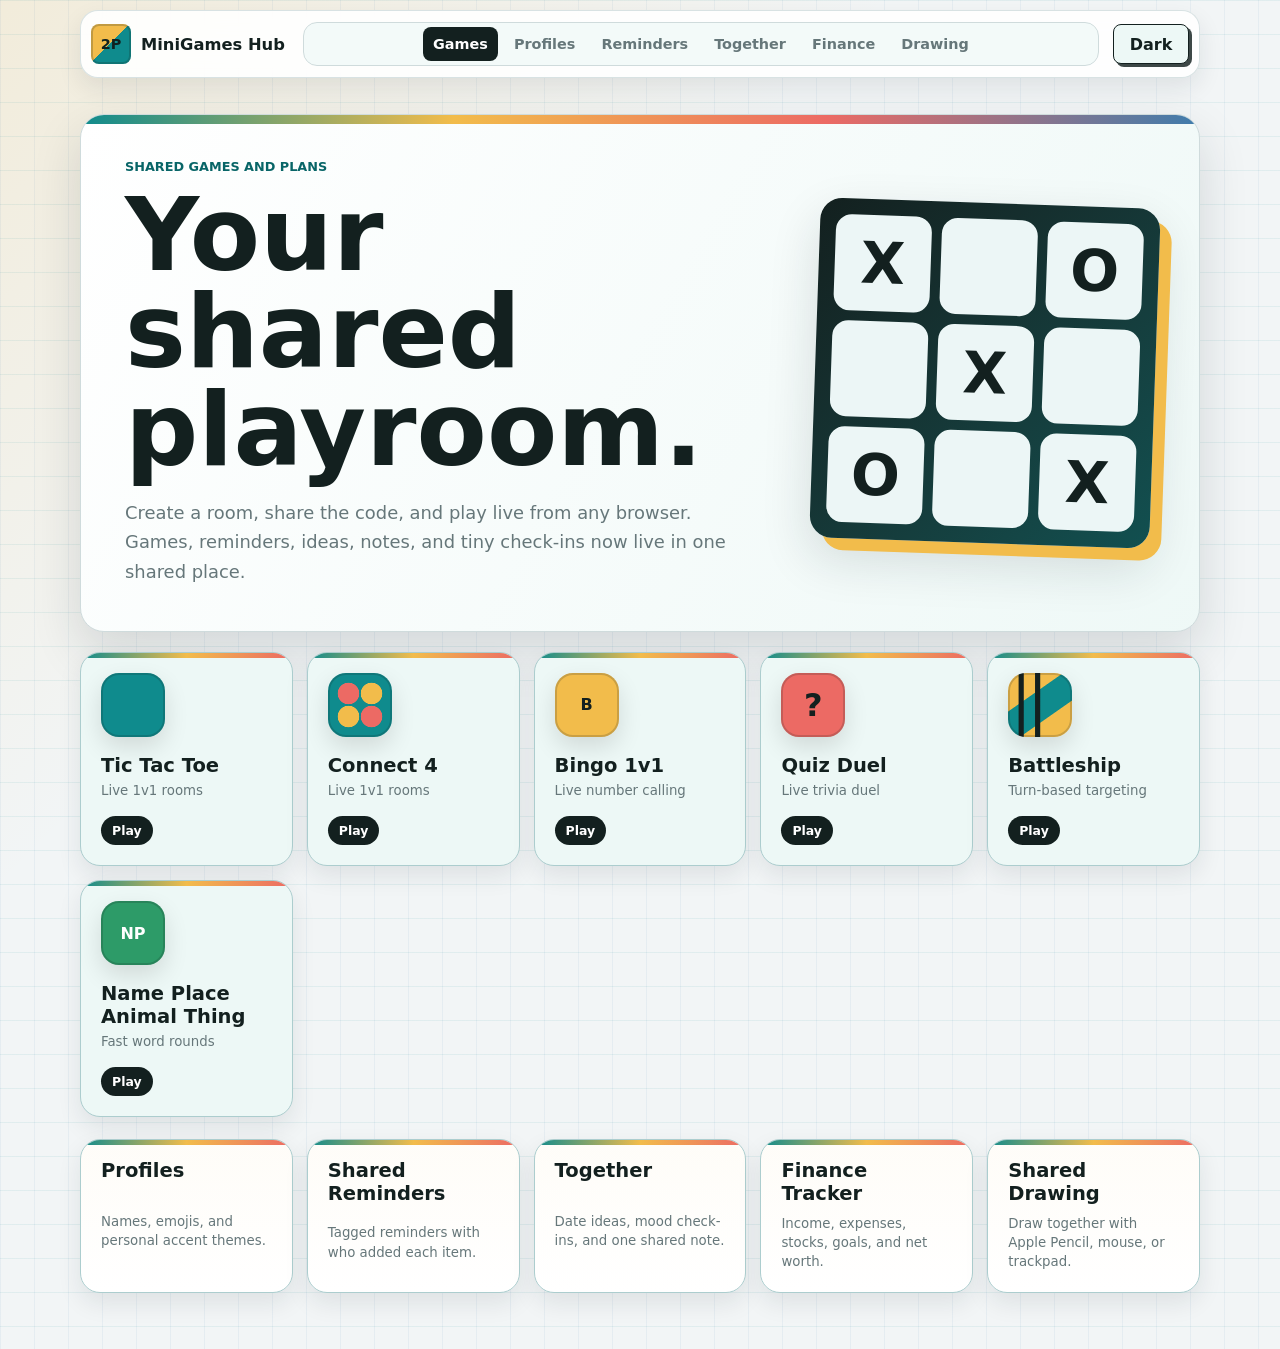
<file: index.html>
<!doctype html>
<html lang="en">
  <head>
    <meta charset="utf-8">
    <meta name="viewport" content="width=device-width, initial-scale=1">
    <meta name="description" content="A lightweight 2-player mini-games hub for live browser matches.">
    <title>MiniGames Hub</title>
    <script src="js/theme.js"></script>
    <link rel="preconnect" href="https://www.gstatic.com">
    <link rel="stylesheet" href="css/styles.css">
  </head>
  <body>
    <header class="site-header">
      <a class="brand" href="index.html" aria-label="MiniGames Hub home">
        <span class="brand-mark" aria-hidden="true">2P</span>
        <span>MiniGames Hub</span>
      </a>
      <button class="theme-toggle" type="button" data-theme-toggle>Dark</button>
    </header>

    <main class="hub-shell">
      <section class="hub-hero" aria-labelledby="page-title">
        <div>
          <p class="eyebrow">Shared games and plans</p>
          <h1 id="page-title">Your shared playroom.</h1>
          <p class="hero-copy">Create a room, share the code, and play live from any browser. Games, reminders, ideas, notes, and tiny check-ins now live in one shared place.</p>
        </div>
        <div class="hero-board" aria-hidden="true">
          <span>X</span><span></span><span>O</span>
          <span></span><span>X</span><span></span>
          <span>O</span><span></span><span>X</span>
        </div>
      </section>

      <section class="game-grid" aria-label="Games">
        <a class="game-card is-ready" href="games/tic-tac-toe.html">
          <span class="game-icon grid-icon" aria-hidden="true">
            <i></i><i></i><i></i><i></i><i></i><i></i><i></i><i></i><i></i>
          </span>
          <span class="game-info">
            <strong>Tic Tac Toe</strong>
            <small>Live 1v1 rooms</small>
          </span>
          <span class="pill">Play</span>
        </a>

        <a class="game-card is-ready" href="games/connect4.html">
          <span class="game-icon connect-icon" aria-hidden="true"></span>
          <span class="game-info">
            <strong>Connect 4</strong>
            <small>Live 1v1 rooms</small>
          </span>
          <span class="pill">Play</span>
        </a>

        <a class="game-card is-ready" href="games/bingo.html">
          <span class="game-icon bingo-icon" aria-hidden="true">B</span>
          <span class="game-info">
            <strong>Bingo 1v1</strong>
            <small>Live number calling</small>
          </span>
          <span class="pill">Play</span>
        </a>

        <a class="game-card is-ready" href="games/quiz.html">
          <span class="game-icon quiz-icon" aria-hidden="true">?</span>
          <span class="game-info">
            <strong>Quiz Duel</strong>
            <small>Live trivia duel</small>
          </span>
          <span class="pill">Play</span>
        </a>

        <a class="game-card is-ready" href="games/battleship.html">
          <span class="game-icon ship-icon" aria-hidden="true"></span>
          <span class="game-info">
            <strong>Battleship</strong>
            <small>Turn-based targeting</small>
          </span>
          <span class="pill">Play</span>
        </a>

        <a class="game-card is-ready" href="games/name-place-animal-thing.html">
          <span class="game-icon word-icon" aria-hidden="true">NP</span>
          <span class="game-info">
            <strong>Name Place Animal Thing</strong>
            <small>Fast word rounds</small>
          </span>
          <span class="pill">Play</span>
        </a>
      </section>

      <section class="home-tools" aria-label="Shared tools">
        <a class="tool-card" href="profiles.html">
          <strong>Profiles</strong>
          <small>Names, emojis, and personal accent themes.</small>
        </a>
        <a class="tool-card" href="reminders.html">
          <strong>Shared Reminders</strong>
          <small>Tagged reminders with who added each item.</small>
        </a>
        <a class="tool-card" href="together.html">
          <strong>Together</strong>
          <small>Date ideas, mood check-ins, and one shared note.</small>
        </a>
        <a class="tool-card" href="finance.html">
          <strong>Finance Tracker</strong>
          <small>Income, expenses, stocks, goals, and net worth.</small>
        </a>
        <a class="tool-card" href="drawing.html">
          <strong>Shared Drawing</strong>
          <small>Draw together with Apple Pencil, mouse, or trackpad.</small>
        </a>
      </section>
    </main>
  </body>
</html>
</file>
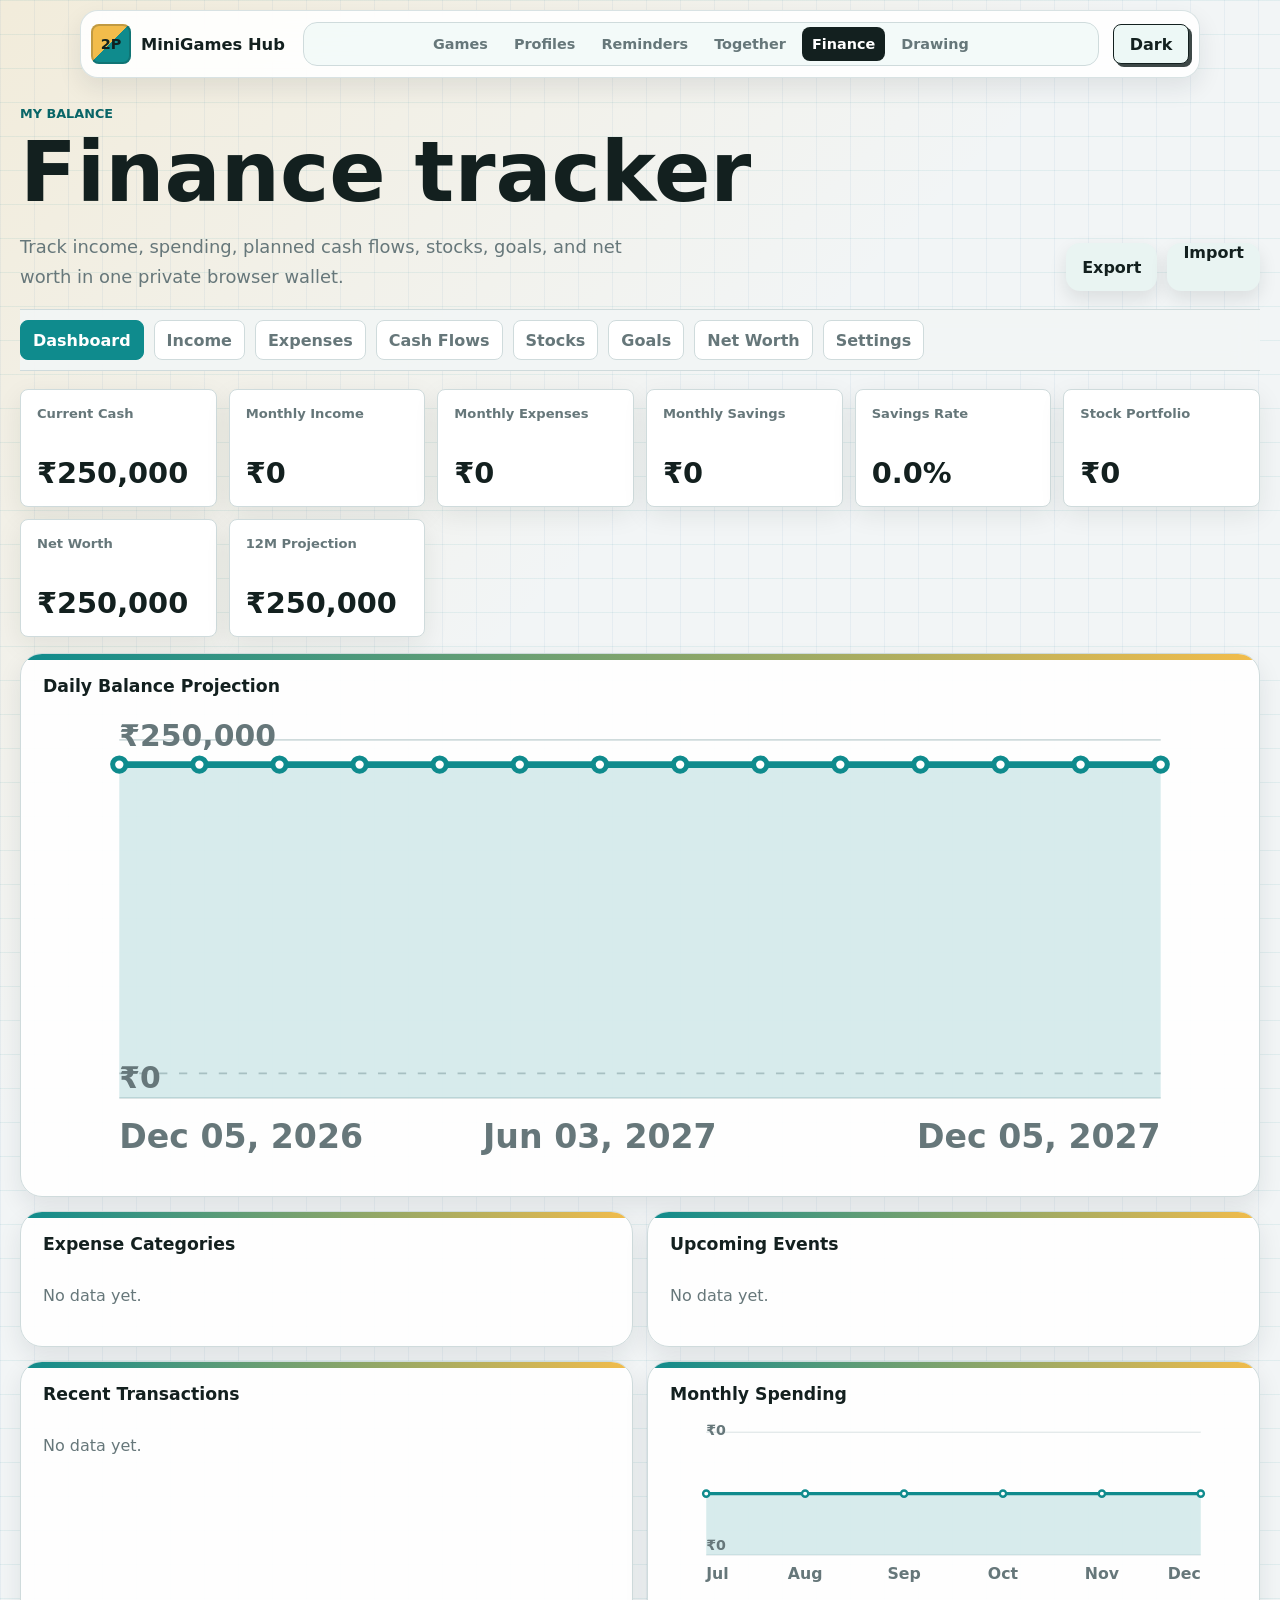
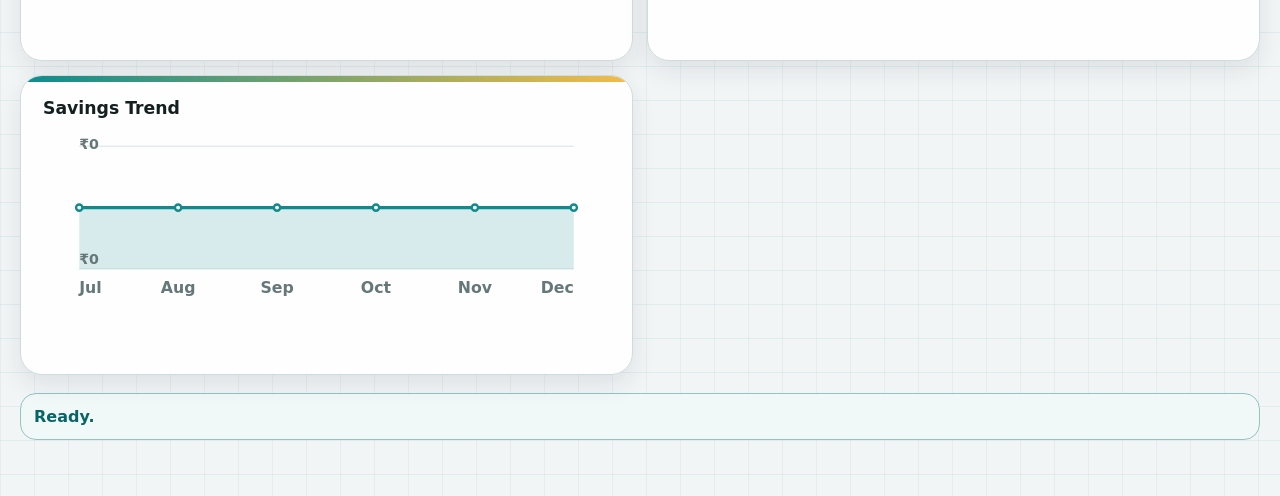
<file: finance.html>
<!doctype html>
<html lang="en">
  <head>
    <meta charset="utf-8">
    <meta name="viewport" content="width=device-width, initial-scale=1">
    <title>Finance Tracker | MiniGames Hub</title>
    <script src="js/theme.js"></script>
    <link rel="stylesheet" href="css/styles.css">
    <script type="module" src="js/finance.js"></script>
  </head>
  <body>
    <header class="site-header">
      <a class="brand" href="index.html"><span class="brand-mark" aria-hidden="true">2P</span><span>MiniGames Hub</span></a>
      <button class="theme-toggle" type="button" data-theme-toggle>Dark</button>
    </header>

    <main class="finance-shell">
      <section class="finance-head" aria-labelledby="financeTitle">
        <div>
          <p class="eyebrow">My Balance</p>
          <h1 id="financeTitle">Finance tracker</h1>
          <p class="hero-copy">Track income, spending, planned cash flows, stocks, goals, and net worth in one private browser wallet.</p>
        </div>
        <div class="finance-actions">
          <button class="btn" type="button" id="exportFinance">Export</button>
          <label class="btn file-btn">Import <input id="importFinance" type="file" accept="application/json"></label>
        </div>
      </section>

      <nav class="finance-tabs" aria-label="Finance sections">
        <button class="active" type="button" data-view="dashboard">Dashboard</button>
        <button type="button" data-view="income">Income</button>
        <button type="button" data-view="expenses">Expenses</button>
        <button type="button" data-view="cashflows">Cash Flows</button>
        <button type="button" data-view="stocks">Stocks</button>
        <button type="button" data-view="goals">Goals</button>
        <button type="button" data-view="networth">Net Worth</button>
        <button type="button" data-view="settings">Settings</button>
      </nav>

      <section id="financeApp" class="finance-app" aria-live="polite"></section>
      <div id="financeStatus" class="status-box" role="status">Ready.</div>
    </main>
  </body>
</html>
</file>
<file: css/styles.css>
:root {
  color-scheme: light;
  --bg: #f6f7f2;
  --surface: #ffffff;
  --surface-strong: #fcf7ea;
  --ink: #172022;
  --muted: #667174;
  --line: #dbe1da;
  --accent: #0f8b8d;
  --accent-dark: #0a6466;
  --sun: #f5b942;
  --coral: #ef6f6c;
  --green: #2f9e62;
  --danger: #c24134;
  --shadow: 0 18px 50px rgba(25, 32, 28, 0.11);
  --radius: 8px;
  font-family: Inter, ui-sans-serif, system-ui, -apple-system, BlinkMacSystemFont, "Segoe UI", sans-serif;
}

:root[data-theme="dark"] {
  color-scheme: dark;
  --bg: #101412;
  --surface: #19201d;
  --surface-strong: #20261f;
  --ink: #f3f7f2;
  --muted: #a7b3ad;
  --line: #344039;
  --accent: #2db8b3;
  --accent-dark: #85ded8;
  --sun: #f0b84f;
  --coral: #f07976;
  --green: #48b878;
  --danger: #ff8a7e;
  --shadow: 0 18px 50px rgba(0, 0, 0, 0.36);
}

:root[data-profile-theme="rose"] {
  --accent: #d65b7c;
  --accent-dark: #9f2949;
  --surface-strong: #fff0f4;
}

:root[data-profile-theme="ocean"] {
  --accent: #277da1;
  --accent-dark: #15556f;
  --surface-strong: #eef8fb;
}

:root[data-profile-theme="sunset"] {
  --accent: #d97735;
  --accent-dark: #9a4817;
  --surface-strong: #fff3e8;
}

:root[data-theme="dark"][data-profile-theme="rose"] {
  --accent: #ff82a3;
  --accent-dark: #ffb3c5;
  --surface-strong: #2a1c22;
}

:root[data-theme="dark"][data-profile-theme="ocean"] {
  --accent: #5bc0eb;
  --accent-dark: #a2def4;
  --surface-strong: #182932;
}

:root[data-theme="dark"][data-profile-theme="sunset"] {
  --accent: #ff9b54;
  --accent-dark: #ffd0ae;
  --surface-strong: #2b2119;
}

* {
  box-sizing: border-box;
}

body {
  min-height: 100vh;
  margin: 0;
  background:
    linear-gradient(135deg, rgba(15, 139, 141, 0.08), transparent 36%),
    linear-gradient(315deg, rgba(245, 185, 66, 0.14), transparent 32%),
    var(--bg);
  color: var(--ink);
}

:root[data-theme="dark"] body {
  background:
    linear-gradient(135deg, rgba(45, 184, 179, 0.12), transparent 36%),
    linear-gradient(315deg, rgba(240, 184, 79, 0.08), transparent 32%),
    var(--bg);
}

a {
  color: inherit;
}

button,
input,
select,
textarea {
  font: inherit;
}

button {
  cursor: pointer;
}

.site-header {
  display: flex;
  align-items: center;
  justify-content: space-between;
  gap: 14px;
  width: min(1120px, calc(100% - 32px));
  margin: 0 auto;
  padding: 18px 0 10px;
}

.brand {
  display: inline-flex;
  align-items: center;
  gap: 10px;
  color: var(--ink);
  font-weight: 800;
  text-decoration: none;
}

.brand-mark {
  display: grid;
  width: 40px;
  height: 40px;
  place-items: center;
  border: 2px solid var(--ink);
  border-radius: var(--radius);
  background: var(--sun);
  box-shadow: 4px 4px 0 var(--ink);
  font-size: 0.9rem;
}

.theme-toggle {
  min-height: 40px;
  border: 1px solid var(--line);
  border-radius: var(--radius);
  padding: 0 13px;
  background: var(--surface);
  color: var(--ink);
  font-weight: 850;
}

.theme-toggle:hover,
.theme-toggle:focus-visible {
  border-color: var(--accent);
  outline: none;
}

.site-nav {
  display: flex;
  flex: 1;
  justify-content: flex-end;
  gap: 6px;
}

.site-nav a {
  border-radius: var(--radius);
  padding: 9px 10px;
  color: var(--muted);
  font-size: 0.9rem;
  font-weight: 850;
  text-decoration: none;
}

.site-nav a:hover,
.site-nav a:focus-visible {
  background: var(--surface-strong);
  color: var(--ink);
  outline: none;
}

.hub-shell,
.game-shell,
.soon-shell,
.utility-shell,
.together-shell,
.drawing-shell {
  width: min(1120px, calc(100% - 32px));
  margin: 0 auto;
  padding: 28px 0 56px;
}

.utility-shell {
  display: grid;
  grid-template-columns: minmax(280px, 390px) minmax(0, 1fr);
  gap: 22px;
  align-items: start;
}

.together-shell {
  display: grid;
  grid-template-columns: repeat(2, minmax(0, 1fr));
  gap: 18px;
}

.together-shell .panel {
  grid-column: 1 / -1;
}

.drawing-shell {
  display: grid;
  grid-template-columns: minmax(260px, 320px) minmax(0, 1fr);
  gap: 18px;
  align-items: start;
}

.finance-shell {
  width: min(1240px, calc(100% - 32px));
  margin: 0 auto;
  padding: 28px 0 56px;
}

.finance-head {
  display: flex;
  align-items: end;
  justify-content: space-between;
  gap: 18px;
  margin-bottom: 18px;
}

.finance-head h1 {
  font-size: clamp(2.5rem, 8vw, 5.2rem);
}

.finance-actions,
.finance-tabs,
.goal-top,
.event-row {
  display: flex;
  align-items: center;
  gap: 10px;
}

.file-btn {
  position: relative;
  overflow: hidden;
}

.file-btn input {
  position: absolute;
  inset: 0;
  cursor: pointer;
  opacity: 0;
}

.finance-tabs {
  position: sticky;
  top: 0;
  z-index: 2;
  overflow-x: auto;
  margin: 0 0 18px;
  border-block: 1px solid var(--line);
  padding: 10px 0;
  background: color-mix(in srgb, var(--bg) 90%, transparent);
  backdrop-filter: blur(12px);
}

.finance-tabs button {
  min-height: 40px;
  flex: 0 0 auto;
  border: 1px solid var(--line);
  border-radius: var(--radius);
  padding: 0 12px;
  background: var(--surface);
  color: var(--muted);
  font-weight: 850;
}

.finance-tabs button.active,
.finance-tabs button:hover,
.finance-tabs button:focus-visible {
  border-color: var(--accent);
  background: var(--accent);
  color: white;
  outline: none;
}

.metric-grid {
  display: grid;
  grid-template-columns: repeat(auto-fit, minmax(170px, 1fr));
  gap: 12px;
}

.metric-card {
  display: grid;
  gap: 10px;
  min-height: 118px;
  border: 1px solid var(--line);
  border-radius: var(--radius);
  padding: 16px;
  background: var(--surface);
  box-shadow: 0 8px 26px rgba(25, 32, 28, 0.08);
}

.metric-card span {
  color: var(--muted);
  font-size: 0.82rem;
  font-weight: 850;
}

.metric-card strong {
  align-self: end;
  font-size: clamp(1.25rem, 4vw, 1.8rem);
}

.dashboard-grid {
  display: grid;
  grid-template-columns: repeat(2, minmax(0, 1fr));
  gap: 14px;
  margin-top: 16px;
}

.finance-dashboard .panel:first-child {
  grid-column: 1 / -1;
}

.panel-head {
  display: flex;
  align-items: center;
  justify-content: space-between;
  gap: 12px;
  margin-bottom: 14px;
}

.panel-head h2,
.form-panel h2,
.goal-card h2 {
  margin: 0;
  font-size: 1.08rem;
}

.work-grid {
  display: grid;
  grid-template-columns: minmax(260px, 340px) minmax(0, 1fr);
  gap: 18px;
  align-items: start;
}

.form-panel {
  display: grid;
  gap: 12px;
}

.field textarea,
.field input,
.field select {
  width: 100%;
}

.field textarea {
  min-height: 92px;
  border: 1px solid var(--line);
  border-radius: var(--radius);
  padding: 12px 13px;
  background: white;
  color: var(--ink);
  resize: vertical;
}

.check-field {
  display: flex;
  align-items: center;
  gap: 9px;
  color: var(--ink);
  font-weight: 800;
}

.table-scroll {
  overflow-x: auto;
}

.finance-table {
  width: 100%;
  min-width: 720px;
  border-collapse: collapse;
  font-size: 0.92rem;
}

.finance-table th,
.finance-table td {
  border-bottom: 1px solid var(--line);
  padding: 12px 10px;
  text-align: left;
  vertical-align: middle;
}

.finance-table th {
  color: var(--muted);
  font-size: 0.76rem;
  text-transform: uppercase;
}

.finance-table small {
  display: block;
  margin-top: 4px;
  color: var(--muted);
}

.muted-cell {
  color: var(--muted);
  text-align: center;
}

.finance-bars {
  display: grid;
  gap: 10px;
}

.finance-line-chart {
  min-height: 280px;
}

.finance-line-chart.compact {
  min-height: 220px;
}

.finance-line-chart svg {
  display: block;
  width: 100%;
  height: auto;
  overflow: visible;
}

.chart-grid {
  stroke: var(--line);
  stroke-width: 1;
}

.chart-zero {
  stroke: color-mix(in srgb, var(--muted) 38%, transparent);
  stroke-dasharray: 5 7;
  stroke-width: 1;
}

.chart-area {
  fill: color-mix(in srgb, var(--accent) 16%, transparent);
}

.chart-line {
  fill: none;
  stroke: var(--accent);
  stroke-linecap: round;
  stroke-linejoin: round;
  stroke-width: 4;
}

.chart-dot {
  fill: var(--surface);
  stroke: var(--accent);
  stroke-width: 3;
}

.chart-label,
.chart-value {
  fill: var(--muted);
  font-size: 20px;
  font-weight: 800;
}

.chart-value {
  font-size: 18px;
}

.bar-row {
  display: grid;
  grid-template-columns: minmax(72px, 120px) minmax(90px, 1fr) minmax(82px, auto);
  align-items: center;
  gap: 10px;
  font-size: 0.88rem;
}

.bar-row span {
  color: var(--muted);
  font-weight: 800;
}

.bar-row i {
  height: 12px;
  overflow: hidden;
  border-radius: 999px;
  background: color-mix(in srgb, var(--line) 80%, var(--surface));
}

.bar-row b {
  display: block;
  height: 100%;
  min-width: 3px;
  border-radius: inherit;
  background: var(--accent);
}

.bar-row strong {
  text-align: right;
}

.list-stack {
  display: grid;
  gap: 10px;
}

.event-row {
  justify-content: space-between;
  border: 1px solid var(--line);
  border-radius: var(--radius);
  padding: 12px;
  background: var(--surface);
}

.event-row strong,
.event-row small {
  display: block;
}

.event-row small {
  margin-top: 4px;
  color: var(--muted);
}

.good {
  color: var(--green);
  font-weight: 850;
}

.bad {
  color: var(--danger);
  font-weight: 850;
}

.finance-goals {
  display: grid;
  gap: 14px;
}

.goal-top {
  justify-content: space-between;
  align-items: start;
}

.goal-top p {
  margin: 6px 0 0;
  color: var(--muted);
}

.progress {
  height: 12px;
  overflow: hidden;
  border-radius: 999px;
  background: color-mix(in srgb, var(--line) 85%, var(--surface));
}

.progress span {
  display: block;
  height: 100%;
  border-radius: inherit;
  background: var(--accent);
}

.goal-card {
  display: grid;
  gap: 16px;
}

.goal-stats {
  display: grid;
  grid-template-columns: repeat(auto-fit, minmax(130px, 1fr));
  gap: 10px;
  color: var(--muted);
  font-size: 0.88rem;
}

.goal-stats strong {
  display: block;
  margin-top: 4px;
  color: var(--ink);
}

.finance-settings {
  max-width: 520px;
}

.hub-hero {
  display: grid;
  grid-template-columns: minmax(0, 1fr) minmax(220px, 340px);
  align-items: center;
  gap: 28px;
  min-height: 360px;
}

.eyebrow {
  margin: 0 0 12px;
  color: var(--accent-dark);
  font-size: 0.8rem;
  font-weight: 800;
  letter-spacing: 0;
  text-transform: uppercase;
}

h1 {
  max-width: 760px;
  margin: 0;
  font-size: clamp(2.35rem, 7vw, 5.8rem);
  line-height: 0.95;
  letter-spacing: 0;
}

.hero-copy {
  max-width: 620px;
  margin: 20px 0 0;
  color: var(--muted);
  font-size: 1.05rem;
  line-height: 1.65;
}

.hero-board {
  display: grid;
  grid-template-columns: repeat(3, 1fr);
  gap: 10px;
  aspect-ratio: 1;
  padding: 12px;
  border: 3px solid var(--ink);
  border-radius: var(--radius);
  background: var(--surface);
  box-shadow: var(--shadow);
  transform: rotate(2deg);
}

.hero-board span {
  display: grid;
  place-items: center;
  border-radius: var(--radius);
  background: #edf2ef;
  color: var(--accent-dark);
  font-size: clamp(1.8rem, 6vw, 3.6rem);
  font-weight: 900;
}

:root[data-theme="dark"] .hero-board span,
:root[data-theme="dark"] .pill.muted,
:root[data-theme="dark"] .field input,
:root[data-theme="dark"] .field select,
:root[data-theme="dark"] .field textarea,
:root[data-theme="dark"] .shared-note,
:root[data-theme="dark"] .inline-form input,
:root[data-theme="dark"] .player-badge,
:root[data-theme="dark"] .cell,
:root[data-theme="dark"] .bingo-cell,
:root[data-theme="dark"] .number-chip,
:root[data-theme="dark"] .choice-btn,
:root[data-theme="dark"] .bingo-word span {
  background: #121815;
}

.game-grid {
  display: grid;
  grid-template-columns: repeat(auto-fit, minmax(170px, 1fr));
  gap: 14px;
}

.game-card {
  display: flex;
  min-height: 190px;
  flex-direction: column;
  justify-content: space-between;
  gap: 18px;
  padding: 18px;
  border: 1px solid var(--line);
  border-radius: var(--radius);
  background: var(--surface);
  text-decoration: none;
  transition: transform 160ms ease, box-shadow 160ms ease, border-color 160ms ease;
}

.game-card:hover,
.game-card:focus-visible {
  border-color: var(--accent);
  box-shadow: var(--shadow);
  transform: translateY(-3px);
  outline: none;
}

.game-card.is-ready {
  background: var(--surface-strong);
}

.home-tools {
  display: grid;
  grid-template-columns: repeat(auto-fit, minmax(190px, 1fr));
  gap: 14px;
  margin-top: 18px;
}

.tool-card {
  display: grid;
  gap: 8px;
  border: 1px solid var(--line);
  border-radius: var(--radius);
  padding: 16px;
  background: var(--surface);
  text-decoration: none;
}

.tool-card:hover,
.tool-card:focus-visible {
  border-color: var(--accent);
  box-shadow: var(--shadow);
  outline: none;
}

.tool-card small {
  color: var(--muted);
  line-height: 1.45;
}

.game-icon {
  display: grid;
  width: 58px;
  height: 58px;
  place-items: center;
  border: 2px solid var(--ink);
  border-radius: var(--radius);
  background: var(--sun);
  color: var(--ink);
  font-weight: 900;
}

.grid-icon {
  grid-template-columns: repeat(3, 1fr);
  gap: 3px;
  padding: 7px;
  background: var(--accent);
}

.grid-icon i {
  aspect-ratio: 1;
  border-radius: 3px;
  background: #fff;
}

.connect-icon {
  background:
    radial-gradient(circle at 32% 32%, var(--coral) 0 17%, transparent 18%),
    radial-gradient(circle at 68% 32%, var(--sun) 0 17%, transparent 18%),
    radial-gradient(circle at 32% 68%, var(--sun) 0 17%, transparent 18%),
    radial-gradient(circle at 68% 68%, var(--coral) 0 17%, transparent 18%),
    var(--accent);
}

.quiz-icon {
  background: var(--coral);
  font-size: 2rem;
}

.ship-icon {
  background:
    linear-gradient(90deg, transparent 16%, var(--ink) 17% 24%, transparent 25% 42%, var(--ink) 43% 50%, transparent 51%),
    linear-gradient(145deg, transparent 0 35%, var(--accent) 36% 66%, transparent 67%),
    var(--sun);
}

.word-icon {
  background: var(--green);
  color: white;
}

.game-info strong,
.game-info small {
  display: block;
}

.game-info strong {
  font-size: 1.18rem;
}

.game-info small {
  margin-top: 6px;
  color: var(--muted);
}

.pill {
  align-self: flex-start;
  padding: 7px 11px;
  border-radius: 999px;
  background: var(--accent);
  color: white;
  font-size: 0.78rem;
  font-weight: 800;
}

.pill.muted {
  background: #e9eeea;
  color: var(--muted);
}

.game-shell {
  display: grid;
  grid-template-columns: minmax(280px, 360px) minmax(0, 1fr);
  align-items: start;
  gap: 22px;
}

.panel,
.game-panel,
.soon-panel {
  min-width: 0;
  border: 1px solid var(--line);
  border-radius: var(--radius);
  background: rgba(255, 255, 255, 0.88);
  box-shadow: 0 8px 26px rgba(25, 32, 28, 0.08);
}

:root[data-theme="dark"] .panel,
:root[data-theme="dark"] .game-panel,
:root[data-theme="dark"] .soon-panel {
  background: rgba(25, 32, 29, 0.92);
  box-shadow: var(--shadow);
}

.panel {
  padding: 18px;
}

.panel h1 {
  font-size: 2.2rem;
  line-height: 1.05;
}

.panel-copy,
.small-note {
  color: var(--muted);
  line-height: 1.5;
}

.form-stack {
  display: grid;
  gap: 12px;
  margin-top: 20px;
}

.field {
  display: grid;
  gap: 7px;
  font-size: 0.9rem;
  font-weight: 800;
}

.field input,
.field select,
.shared-note,
.inline-form input {
  width: 100%;
  min-height: 50px;
  border: 1px solid var(--line);
  border-radius: var(--radius);
  padding: 0 13px;
  background: white;
  color: var(--ink);
  text-transform: none;
}

.field input[type="color"] {
  padding: 4px;
}

.field input[type="range"] {
  padding: 0;
}

.shared-note {
  min-height: 180px;
  padding: 13px;
  line-height: 1.5;
  resize: vertical;
}

.field input:focus,
.field select:focus,
.shared-note:focus,
.inline-form input:focus {
  border-color: var(--accent);
  outline: 3px solid rgba(15, 139, 141, 0.18);
}

.button-row,
.room-actions {
  display: flex;
  flex-wrap: wrap;
  gap: 10px;
}

.btn {
  min-height: 48px;
  border: 0;
  border-radius: var(--radius);
  padding: 0 16px;
  background: #e9eeea;
  color: var(--ink);
  font-weight: 850;
  text-decoration: none;
  transition: transform 140ms ease, background 140ms ease, opacity 140ms ease;
}

.btn:hover,
.btn:focus-visible {
  transform: translateY(-1px);
  outline: none;
}

.btn.primary {
  background: var(--accent);
  color: white;
}

.btn.warning {
  background: var(--coral);
  color: white;
}

.btn:disabled {
  cursor: not-allowed;
  opacity: 0.55;
  transform: none;
}

.status-box {
  margin-top: 18px;
  border-radius: var(--radius);
  padding: 13px;
  background: #eef6f5;
  color: var(--accent-dark);
  font-weight: 800;
}

.status-box.error {
  background: #fff0ee;
  color: var(--danger);
}

.profile-list,
.reminder-list,
.checkin-list {
  display: grid;
  gap: 10px;
}

.profile-card,
.reminder-item,
.mini-card {
  border: 1px solid var(--line);
  border-radius: var(--radius);
  background: var(--surface);
}

.profile-card {
  display: grid;
  grid-template-columns: auto 1fr;
  gap: 4px 12px;
  align-items: center;
  padding: 14px;
  color: var(--ink);
  text-align: left;
}

.profile-card span {
  grid-row: span 2;
  font-size: 2rem;
}

.profile-card small,
.reminder-item small,
.mini-card small,
.idea-list small {
  color: var(--muted);
}

.reminder-item {
  display: flex;
  align-items: center;
  justify-content: space-between;
  gap: 14px;
  padding: 14px;
}

.reminder-item.done {
  opacity: 0.68;
}

.reminder-item.done strong {
  text-decoration: line-through;
}

.reminder-item p,
.mini-card p {
  margin: 6px 0;
  color: var(--muted);
}

.inline-form {
  display: grid;
  grid-template-columns: minmax(0, 1fr) auto;
  gap: 10px;
}

.idea-list {
  display: grid;
  gap: 8px;
  margin: 16px 0 0;
  padding: 0;
  list-style: none;
}

.idea-list li,
.mini-card {
  display: grid;
  gap: 5px;
  padding: 12px;
}

.drawing-tools {
  display: grid;
  gap: 12px;
  margin-top: 18px;
}

.drawing-panel {
  padding: 10px;
}

.drawing-canvas {
  display: block;
  width: 100%;
  height: min(72vh, 720px);
  min-height: 460px;
  border: 2px solid var(--ink);
  border-radius: var(--radius);
  background: #fffdf7;
  touch-action: none;
}

:root[data-theme="dark"] .drawing-canvas {
  background: #101412;
}

.room-strip {
  display: none;
  gap: 12px;
  align-items: center;
  justify-content: space-between;
  margin-top: 18px;
  border: 1px dashed var(--accent);
  border-radius: var(--radius);
  padding: 12px;
}

.room-strip.is-visible {
  display: flex;
}

.room-code {
  font-size: 1.8rem;
  font-weight: 950;
  letter-spacing: 0;
}

.game-panel {
  padding: 16px;
}

.match-topbar {
  display: flex;
  min-height: 54px;
  align-items: center;
  justify-content: space-between;
  gap: 12px;
  margin-bottom: 14px;
}

.player-badge {
  display: grid;
  min-width: 110px;
  gap: 2px;
  border: 1px solid var(--line);
  border-radius: var(--radius);
  padding: 8px 10px;
  background: white;
}

.player-badge strong {
  font-size: 0.84rem;
}

.player-badge span {
  color: var(--muted);
  font-size: 0.78rem;
}

.player-badge.active {
  border-color: var(--accent);
  box-shadow: inset 0 0 0 2px rgba(15, 139, 141, 0.16);
}

.board-wrap {
  display: grid;
  place-items: center;
}

.ttt-board {
  display: grid;
  width: min(100%, 520px);
  grid-template-columns: repeat(3, 1fr);
  gap: 10px;
  aspect-ratio: 1;
}

.cell {
  display: grid;
  min-width: 0;
  min-height: 0;
  place-items: center;
  border: 2px solid var(--ink);
  border-radius: var(--radius);
  background: white;
  color: var(--ink);
  font-size: clamp(2.4rem, 13vw, 6.5rem);
  font-weight: 950;
  line-height: 1;
  transition: transform 120ms ease, background 120ms ease, border-color 120ms ease;
}

.cell:not(:disabled):hover,
.cell:not(:disabled):focus-visible {
  border-color: var(--accent);
  background: #f0fbfa;
  transform: scale(0.985);
  outline: none;
}

.cell:disabled {
  cursor: default;
}

.cell.mark-x {
  color: var(--accent-dark);
}

.cell.mark-o {
  color: var(--coral);
}

.cell.win {
  background: #fff4cf;
  border-color: var(--sun);
}

.connect-stack {
  display: grid;
  width: min(100%, 620px);
  gap: 8px;
}

.drop-controls {
  display: grid;
  grid-template-columns: repeat(7, 1fr);
  gap: 8px;
}

.drop-btn {
  min-height: 42px;
  border: 2px solid var(--ink);
  border-radius: var(--radius);
  background: var(--sun);
  color: var(--ink);
  font-size: 0.78rem;
  font-weight: 900;
}

.drop-btn:not(:disabled):hover,
.drop-btn:not(:disabled):focus-visible {
  background: #ffe29a;
  outline: none;
  transform: translateY(-2px);
}

.connect-board {
  display: grid;
  grid-template-columns: repeat(7, 1fr);
  gap: 8px;
  border: 3px solid var(--ink);
  border-radius: var(--radius);
  padding: 10px;
  background: var(--accent);
}

.c4-cell {
  display: grid;
  aspect-ratio: 1;
  place-items: center;
  border: 2px solid var(--ink);
  border-radius: 50%;
  background: white;
  transition: transform 120ms ease, background 120ms ease;
}

.c4-cell.red {
  background: var(--coral);
}

.c4-cell.yellow {
  background: var(--sun);
}

.c4-cell.win {
  box-shadow: inset 0 0 0 5px white;
}

.section-title {
  margin: 0 0 10px;
  font-size: 1rem;
  line-height: 1.2;
}

.bingo-play,
.ocean-layout {
  display: grid;
  gap: 18px;
}

.bingo-play {
  grid-template-columns: minmax(0, 1fr) auto;
  align-items: start;
}

.bingo-play > div,
.ocean-layout > div {
  min-width: 0;
}

.ocean-layout {
  grid-template-columns: repeat(2, minmax(0, 1fr));
}

.bingo-board {
  position: relative;
  display: grid;
  grid-template-columns: repeat(5, 1fr);
  gap: 7px;
  margin-bottom: 18px;
  --timer-progress: 100%;
}

.bingo-board.timer-active::before,
.bingo-board.timer-active::after {
  position: absolute;
  inset: -7px;
  border-radius: calc(var(--radius) + 8px);
  content: "";
  pointer-events: none;
}

.bingo-board.timer-active::before {
  z-index: 0;
  padding: 5px;
  background:
    conic-gradient(from -90deg, #fff07a 0 var(--timer-progress), #ff8a1f calc(var(--timer-progress) + 2%), transparent calc(var(--timer-progress) + 3%) 100%);
  filter: drop-shadow(0 0 8px rgba(255, 138, 31, 0.72));
  -webkit-mask: linear-gradient(#000 0 0) content-box, linear-gradient(#000 0 0);
  -webkit-mask-composite: xor;
  mask: linear-gradient(#000 0 0) content-box, linear-gradient(#000 0 0);
  mask-composite: exclude;
}

.bingo-board.timer-active::after {
  z-index: 0;
  border: 1px solid rgba(255, 138, 31, 0.35);
  box-shadow: 0 0 18px rgba(255, 138, 31, 0.34);
  animation: bingo-burn-flicker 650ms steps(2, end) infinite;
}

.bingo-board.timer-warning::before {
  background:
    conic-gradient(from -90deg, #ffe36a 0 var(--timer-progress), #ff3b30 calc(var(--timer-progress) + 2%), transparent calc(var(--timer-progress) + 3%) 100%);
  filter: drop-shadow(0 0 10px rgba(255, 59, 48, 0.82));
}

.bingo-board.timer-warning::after {
  border-color: rgba(255, 59, 48, 0.42);
  box-shadow: 0 0 22px rgba(255, 59, 48, 0.42);
}

.call-grid {
  display: grid;
  width: 100%;
  max-width: 100%;
  min-width: 0;
  grid-auto-flow: column;
  grid-auto-columns: 54px;
  gap: 7px;
  overflow-x: auto;
  padding: 4px 2px 10px;
}

.bingo-cell,
.number-chip {
  display: grid;
  aspect-ratio: 1;
  min-width: 0;
  place-items: center;
  border: 1px solid var(--line);
  border-radius: var(--radius);
  background: white;
  color: var(--ink);
  font-weight: 850;
}

.bingo-cell {
  position: relative;
  z-index: 1;
}

.bingo-cell.marked,
.number-chip.called {
  background: var(--green);
  color: white;
}

.bingo-line {
  position: absolute;
  z-index: 2;
  display: block;
  border-radius: 999px;
  background: var(--coral);
  box-shadow: 0 0 0 2px rgba(255, 255, 255, 0.7);
  pointer-events: none;
}

.bingo-line.row {
  left: 3%;
  top: calc((var(--line-index) * 20%) + 10%);
  width: 94%;
  height: 5px;
  transform: translateY(-50%);
}

.bingo-line.col {
  top: 3%;
  left: calc((var(--line-index) * 20%) + 10%);
  width: 5px;
  height: 94%;
  transform: translateX(-50%);
}

.bingo-line.diag-down,
.bingo-line.diag-up {
  top: 50%;
  left: 50%;
  width: 132%;
  height: 5px;
}

.bingo-line.diag-down {
  transform: translate(-50%, -50%) rotate(45deg);
}

.bingo-line.diag-up {
  transform: translate(-50%, -50%) rotate(-45deg);
}

.bingo-word {
  display: grid;
  gap: 8px;
}

.bingo-word span {
  position: relative;
  display: grid;
  width: 54px;
  height: 54px;
  place-items: center;
  border: 2px solid var(--ink);
  border-radius: var(--radius);
  background: white;
  color: var(--ink);
  font-size: 1.65rem;
  font-weight: 950;
}

.bingo-word span.crossed {
  background: #fff4cf;
  color: var(--muted);
}

.bingo-word span.crossed::after {
  position: absolute;
  width: 82%;
  height: 5px;
  border-radius: 999px;
  background: var(--coral);
  content: "";
  transform: rotate(-12deg);
}

.number-chip:not(:disabled):hover,
.number-chip:not(:disabled):focus-visible {
  border-color: var(--accent);
  background: #eef9f7;
  outline: none;
}

@keyframes bingo-burn-flicker {
  0% {
    opacity: 0.72;
    transform: scale(1);
  }

  100% {
    opacity: 1;
    transform: scale(1.008);
  }
}

.quiz-question {
  min-height: 88px;
  margin: 0 0 18px;
  font-size: clamp(1.5rem, 4vw, 2.5rem);
  line-height: 1.12;
}

.word-round {
  display: grid;
  grid-template-columns: minmax(110px, 160px) minmax(0, 1fr);
  gap: 18px;
  align-items: start;
}

.round-letter {
  display: grid;
  aspect-ratio: 1;
  place-items: center;
  border: 3px solid var(--ink);
  border-radius: var(--radius);
  background: var(--sun);
  color: var(--ink);
  font-size: clamp(3.2rem, 11vw, 6rem);
  font-weight: 950;
}

.word-form {
  display: grid;
  gap: 10px;
}

.answer-reveal {
  margin-top: 18px;
  overflow-x: auto;
}

.word-table {
  width: 100%;
  min-width: 520px;
  border-collapse: collapse;
}

.word-table th,
.word-table td {
  border-bottom: 1px solid var(--line);
  padding: 10px;
  text-align: left;
}

.word-table th {
  color: var(--muted);
  font-size: 0.82rem;
}

.word-table strong {
  color: var(--green);
}

.next-round-btn {
  display: none;
}

.next-round-btn.is-visible {
  display: inline-block;
}

.choices {
  display: grid;
  gap: 10px;
}

.choice-btn {
  min-height: 58px;
  border: 1px solid var(--line);
  border-radius: var(--radius);
  padding: 12px 14px;
  background: white;
  color: var(--ink);
  font-weight: 800;
  text-align: left;
}

.choice-btn:not(:disabled):hover,
.choice-btn:not(:disabled):focus-visible,
.choice-btn.selected {
  border-color: var(--accent);
  background: #eef9f7;
  outline: none;
}

.ocean-grid {
  position: relative;
  display: grid;
  grid-template-columns: repeat(6, 1fr);
  gap: 6px;
}

.placement-controls {
  display: grid;
  gap: 12px;
  margin-top: 14px;
}

.placement-controls.is-hidden {
  display: none;
}

.ocean-cell {
  position: relative;
  display: grid;
  aspect-ratio: 1;
  min-width: 0;
  place-items: center;
  border: 1px solid #b8d4de;
  border-radius: 6px;
  background: #e7f7fb;
  color: var(--ink);
  font-weight: 900;
  overflow: hidden;
}

.ship-token,
.ship-drag-ghost {
  --ship-color: #52656b;
  --ship-edge: #26383e;
  position: relative;
  border: 1px solid color-mix(in srgb, var(--ship-edge) 70%, white);
  background:
    radial-gradient(circle at 28% 50%, rgba(255, 255, 255, 0.9) 0 6px, transparent 7px),
    linear-gradient(180deg, rgba(255, 255, 255, 0.28), rgba(255, 255, 255, 0.03)),
    var(--ship-color);
  box-shadow: inset 0 -8px 0 rgba(0, 0, 0, 0.14), inset 0 0 0 3px rgba(255, 255, 255, 0.16), 0 3px 8px rgba(20, 31, 33, 0.18);
}

.ship-token {
  position: absolute;
  inset: 10px;
  z-index: 3;
  min-width: 0;
  padding: 0;
  border-radius: 999px 16px 16px 999px;
  clip-path: polygon(0 9%, 82% 9%, 100% 50%, 82% 91%, 0 91%);
  appearance: none;
  cursor: grab;
  touch-action: none;
}

.ship-token::before,
.ship-token::after,
.ship-drag-ghost::before,
.ship-drag-ghost::after {
  position: absolute;
  content: "";
  pointer-events: none;
}

.ship-token::before,
.ship-drag-ghost::before {
  inset: 31% 34% 31% 18%;
  border: 2px solid rgba(255, 255, 255, 0.68);
  border-radius: 7px;
}

.ship-token::after,
.ship-drag-ghost::after {
  left: 14%;
  top: 50%;
  width: 64%;
  height: 2px;
  background: rgba(255, 255, 255, 0.72);
  transform: translateY(-50%);
}

.ship-token.ship-vertical {
  border-radius: 999px 999px 16px 16px;
  clip-path: polygon(9% 0, 91% 0, 91% 82%, 50% 100%, 9% 82%);
}

.ship-token.ship-vertical::before,
.ship-drag-ghost.ship-vertical::before {
  inset: 18% 31% 34% 31%;
}

.ship-token.ship-vertical::after,
.ship-drag-ghost.ship-vertical::after {
  left: 50%;
  top: 14%;
  width: 2px;
  height: 64%;
  transform: translateX(-50%);
}

.ship-token.ship-carrier,
.ship-drag-ghost.ship-carrier {
  --ship-color: #52656b;
  --ship-edge: #26383e;
}

.ship-token.ship-cruiser,
.ship-drag-ghost.ship-cruiser {
  --ship-color: #6b5e7c;
  --ship-edge: #332d3f;
}

.ship-token.ship-destroyer,
.ship-drag-ghost.ship-destroyer {
  --ship-color: #7b7453;
  --ship-edge: #39341d;
}

.ship-token.ship-submarine,
.ship-drag-ghost.ship-submarine {
  --ship-color: #4d7372;
  --ship-edge: #1e3c3b;
}

.ship-token.ship-patrol,
.ship-drag-ghost.ship-patrol {
  --ship-color: #7d5f58;
  --ship-edge: #3e2924;
}

.ocean-cell.placement-open:not(.ship) {
  border-color: var(--accent);
  background: #d7f5ef;
}

.ship-token.selected-ship {
  outline: 3px solid var(--sun);
  outline-offset: 3px;
}

.ship-token.dragging-ship {
  opacity: 0.38;
}

.ship-token:disabled {
  cursor: default;
  opacity: 1;
}

.ocean-cell.drag-preview-valid {
  border-color: var(--green);
  background: #d8f2dc;
  box-shadow: inset 0 0 0 2px color-mix(in srgb, var(--green) 58%, transparent);
}

.ocean-cell.drag-preview-invalid {
  border-color: var(--danger);
  background: #ffd9d6;
  box-shadow: inset 0 0 0 2px color-mix(in srgb, var(--danger) 58%, transparent);
}

.ship-drag-ghost {
  position: fixed;
  left: 0;
  top: 0;
  z-index: 20;
  width: min(calc(var(--ship-length) * 58px), 34vw);
  height: 48px;
  border-radius: 999px 16px 16px 999px;
  clip-path: polygon(0 9%, 82% 9%, 100% 50%, 82% 91%, 0 91%);
  box-shadow: 0 18px 38px rgba(20, 31, 33, 0.28);
  pointer-events: none;
}

.ship-drag-ghost.ship-vertical {
  width: 48px;
  height: min(calc(var(--ship-length) * 58px), 34vw);
  border-radius: 999px 999px 16px 16px;
  clip-path: polygon(9% 0, 91% 0, 91% 82%, 50% 100%, 9% 82%);
}

.is-dragging-ship {
  cursor: grabbing;
  user-select: none;
}

.ocean-cell.hit {
  z-index: 4;
  background: var(--coral);
  border-color: var(--danger);
  color: white;
}

.ocean-cell.hit::before,
.ocean-cell.hit::after {
  position: absolute;
  width: 62%;
  height: 4px;
  border-radius: 999px;
  background: white;
  content: "";
  z-index: 2;
}

.ocean-cell.hit::before {
  transform: rotate(45deg);
}

.ocean-cell.hit::after {
  transform: rotate(-45deg);
}

.ocean-cell.miss {
  background: #d2e9f2;
}

:root[data-theme="dark"] .ocean-cell {
  background: #16313a;
  border-color: #33535c;
}

:root[data-theme="dark"] .ocean-cell.placement-open:not(.ship) {
  background: #1f4945;
}

:root[data-theme="dark"] .ocean-cell.drag-preview-valid {
  background: #214c35;
}

:root[data-theme="dark"] .ocean-cell.drag-preview-invalid {
  background: #5c2b2f;
}

:root[data-theme="dark"] .ocean-cell.miss {
  background: #223d46;
}

.target .ocean-cell:not(:disabled):hover,
.target .ocean-cell:not(:disabled):focus-visible {
  border-color: var(--accent);
  background: #cceff4;
  outline: none;
}

.post-game {
  display: none;
  gap: 10px;
  justify-content: center;
  margin-top: 16px;
}

.post-game.is-visible {
  display: flex;
}

.soon-shell {
  display: grid;
  min-height: 70vh;
  place-items: center;
}

.soon-panel {
  width: min(620px, 100%);
  padding: 24px;
}

.soon-panel h1 {
  font-size: clamp(2.2rem, 9vw, 4.6rem);
}

@media (max-width: 900px) {
  .hub-hero,
  .game-shell,
  .utility-shell,
  .together-shell,
  .drawing-shell,
  .drawing-shell {
    grid-template-columns: 1fr;
  }

  .site-header {
    flex-wrap: wrap;
  }

  .site-nav {
    order: 3;
    width: 100%;
    justify-content: flex-start;
    overflow-x: auto;
  }

  .hero-board {
    width: min(330px, 100%);
  }

  .game-grid {
    grid-template-columns: repeat(2, minmax(0, 1fr));
  }

  .home-tools {
    grid-template-columns: 1fr;
  }
}

@media (max-width: 560px) {
  .site-header,
  .hub-shell,
  .game-shell,
  .soon-shell,
  .utility-shell,
  .together-shell,
  .drawing-shell {
    width: min(100% - 22px, 1120px);
  }

  .hub-hero {
    min-height: auto;
    padding-top: 14px;
  }

  .game-grid {
    grid-template-columns: 1fr;
  }

  .game-card {
    min-height: 136px;
  }

  .match-topbar,
  .room-strip {
    align-items: stretch;
    flex-direction: column;
  }

  .button-row .btn,
  .room-actions .btn {
    flex: 1 1 auto;
  }

  .reminder-item {
    align-items: stretch;
    flex-direction: column;
  }

  .inline-form {
    grid-template-columns: 1fr;
  }

  .drawing-canvas {
    height: 62vh;
    min-height: 360px;
  }

  .ttt-board {
    gap: 7px;
  }

  .connect-board,
  .drop-controls {
    gap: 5px;
  }

  .connect-board {
    padding: 7px;
  }

  .drop-btn {
    min-height: 36px;
    padding: 0;
    font-size: 0;
  }

  .drop-btn::before {
    font-size: 1rem;
    content: "↓";
  }

  .bingo-play,
  .ocean-layout {
    grid-template-columns: 1fr;
  }

  .bingo-word {
    grid-template-columns: repeat(5, 1fr);
  }

  .bingo-word span {
    width: auto;
    height: auto;
    aspect-ratio: 1;
  }

  .word-round {
    grid-template-columns: 1fr;
  }

  .round-letter {
    width: min(150px, 100%);
  }

  .bingo-cell,
  .number-chip,
  .ocean-cell {
    font-size: 0.9rem;
  }
}

/* Visual refresh */
:root {
  --bg: #f2f5f6;
  --surface: #ffffff;
  --surface-strong: #edf8f6;
  --ink: #13201f;
  --muted: #66777a;
  --line: #cfdbdc;
  --accent: #0f8b8d;
  --accent-dark: #086567;
  --sun: #f2bc4b;
  --coral: #ec6a64;
  --green: #2d9b68;
  --blue: #3f7cac;
  --rose: #d85a7f;
  --paper: #fffdf8;
  --shadow: 0 20px 50px rgba(24, 36, 40, 0.14);
  --shadow-soft: 0 10px 24px rgba(24, 36, 40, 0.09);
}

:root[data-theme="dark"] {
  --bg: #0e1313;
  --surface: #171f20;
  --surface-strong: #1d2b2b;
  --ink: #f3f8f6;
  --muted: #9eb0b1;
  --line: #304142;
  --paper: #141b1b;
  --shadow-soft: 0 12px 30px rgba(0, 0, 0, 0.34);
}

body {
  background:
    linear-gradient(rgba(15, 139, 141, 0.08) 1px, transparent 1px),
    linear-gradient(90deg, rgba(63, 124, 172, 0.07) 1px, transparent 1px),
    linear-gradient(135deg, rgba(242, 188, 75, 0.16), transparent 34%),
    var(--bg);
  background-size: 34px 34px, 34px 34px, auto, auto;
}

:root[data-theme="dark"] body {
  background:
    linear-gradient(rgba(45, 184, 179, 0.08) 1px, transparent 1px),
    linear-gradient(90deg, rgba(63, 124, 172, 0.08) 1px, transparent 1px),
    linear-gradient(135deg, rgba(236, 106, 100, 0.08), transparent 34%),
    var(--bg);
  background-size: 34px 34px, 34px 34px, auto, auto;
}

.site-header {
  position: sticky;
  z-index: 20;
  top: 10px;
  min-height: 68px;
  margin-top: 10px;
  border: 1px solid color-mix(in srgb, var(--line) 80%, transparent);
  border-radius: 18px;
  padding: 10px;
  background: color-mix(in srgb, var(--surface) 90%, transparent);
  box-shadow: var(--shadow-soft);
  backdrop-filter: blur(16px);
}

.brand {
  min-width: max-content;
  padding-right: 4px;
  font-size: 1.02rem;
}

.brand-mark {
  border: 0;
  background:
    linear-gradient(135deg, var(--sun) 0 48%, var(--accent) 48% 100%);
  color: #10211f;
  box-shadow: inset 0 0 0 2px rgba(19, 32, 31, 0.22);
}

.site-nav {
  justify-content: center;
  border: 1px solid var(--line);
  border-radius: 14px;
  padding: 4px;
  background: color-mix(in srgb, var(--surface-strong) 68%, transparent);
}

.site-nav a {
  white-space: nowrap;
}

.site-nav a.active {
  background: var(--ink);
  color: var(--surface);
}

:root[data-theme="dark"] .site-nav a.active {
  background: var(--accent);
  color: #071010;
}

.theme-toggle {
  min-width: 76px;
  border: 1px solid var(--ink);
  background: var(--surface-strong);
  box-shadow: 3px 3px 0 color-mix(in srgb, var(--ink) 82%, transparent);
}

.hub-shell,
.game-shell,
.utility-shell,
.together-shell,
.drawing-shell {
  padding-top: 36px;
}

.hub-hero {
  position: relative;
  min-height: 430px;
  border: 1px solid var(--line);
  border-radius: 24px;
  padding: clamp(22px, 4vw, 44px);
  overflow: hidden;
  background:
    linear-gradient(120deg, color-mix(in srgb, var(--surface) 92%, transparent), color-mix(in srgb, var(--surface-strong) 92%, transparent)),
    var(--surface);
  box-shadow: var(--shadow);
}

.hub-hero::before {
  position: absolute;
  inset: 0 0 auto;
  height: 9px;
  background: linear-gradient(90deg, var(--accent), var(--sun), var(--coral), var(--blue));
  content: "";
}

.hub-hero h1 {
  max-width: 680px;
  font-size: clamp(3rem, 8vw, 7.2rem);
}

.hero-copy {
  font-size: 1.12rem;
}

.hero-board {
  position: relative;
  border: 0;
  border-radius: 22px;
  padding: 16px;
  background:
    linear-gradient(135deg, var(--ink), color-mix(in srgb, var(--accent) 45%, var(--ink)));
  box-shadow: 12px 12px 0 var(--sun), var(--shadow);
}

.hero-board span {
  border-radius: 16px;
  background: color-mix(in srgb, var(--surface) 92%, var(--accent) 8%);
  color: var(--ink);
}

.game-grid {
  margin-top: 20px;
  grid-template-columns: repeat(auto-fit, minmax(190px, 1fr));
}

.game-card,
.tool-card {
  position: relative;
  overflow: hidden;
  border: 1px solid color-mix(in srgb, var(--line) 82%, var(--accent));
  border-radius: 20px;
  background:
    linear-gradient(180deg, color-mix(in srgb, var(--surface) 96%, var(--sun) 4%), var(--surface));
  box-shadow: var(--shadow-soft);
}

.game-card::before,
.tool-card::before {
  position: absolute;
  inset: 0 0 auto;
  height: 5px;
  background: linear-gradient(90deg, var(--accent), var(--sun), var(--coral));
  content: "";
}

.game-card {
  min-height: 210px;
  padding: 20px;
}

.game-card:hover,
.game-card:focus-visible,
.tool-card:hover,
.tool-card:focus-visible {
  box-shadow: var(--shadow);
  transform: translateY(-4px);
}

.game-icon {
  width: 64px;
  height: 64px;
  border: 0;
  border-radius: 18px;
  box-shadow: inset 0 0 0 2px rgba(19, 32, 31, 0.18), 0 10px 24px rgba(0, 0, 0, 0.12);
}

.game-info strong,
.tool-card strong {
  font-size: 1.22rem;
  line-height: 1.16;
}

.pill {
  border-radius: 999px;
  background: var(--ink);
  color: var(--surface);
}

.home-tools {
  margin-top: 22px;
}

.tool-card {
  min-height: 126px;
  padding: 20px;
}

.game-shell,
.utility-shell,
.drawing-shell {
  grid-template-columns: minmax(290px, 380px) minmax(0, 1fr);
  gap: 26px;
}

.together-shell {
  gap: 22px;
}

.panel,
.game-panel,
.soon-panel {
  position: relative;
  border-radius: 22px;
  background: color-mix(in srgb, var(--surface) 94%, transparent);
  box-shadow: var(--shadow-soft);
  overflow: hidden;
}

.panel::before,
.game-panel::before,
.soon-panel::before {
  position: absolute;
  inset: 0 0 auto;
  height: 6px;
  background: linear-gradient(90deg, var(--accent), var(--sun));
  content: "";
}

.panel,
.game-panel {
  padding: 22px;
}

.panel h1 {
  font-size: clamp(2.3rem, 5vw, 3.45rem);
  line-height: 0.98;
}

.panel-copy {
  font-size: 1rem;
}

.form-stack {
  gap: 14px;
}

.field {
  color: color-mix(in srgb, var(--ink) 92%, var(--accent));
}

.field input,
.field select,
.shared-note,
.inline-form input {
  border: 1px solid color-mix(in srgb, var(--line) 82%, var(--accent));
  border-radius: 14px;
  background: color-mix(in srgb, var(--surface) 96%, var(--surface-strong));
  box-shadow: inset 0 1px 0 rgba(255, 255, 255, 0.55);
}

.btn {
  border-radius: 14px;
  background: color-mix(in srgb, var(--surface-strong) 86%, var(--line));
  box-shadow: 0 8px 18px rgba(20, 31, 33, 0.1);
}

.btn.primary {
  background: var(--accent);
  color: white;
}

.btn.warning {
  background: var(--coral);
  color: white;
}

.status-box {
  border: 1px solid color-mix(in srgb, var(--accent) 30%, var(--line));
  border-radius: 16px;
  background: color-mix(in srgb, var(--surface-strong) 82%, white);
}

:root[data-theme="dark"] .status-box {
  background: color-mix(in srgb, var(--surface-strong) 82%, black);
}

.room-strip {
  border: 1px solid color-mix(in srgb, var(--accent) 55%, var(--line));
  border-radius: 16px;
  background: color-mix(in srgb, var(--surface-strong) 72%, transparent);
}

.match-topbar {
  min-height: 72px;
  margin-bottom: 20px;
}

.player-badge {
  border-radius: 18px;
  padding: 12px 14px;
  background: color-mix(in srgb, var(--surface) 94%, var(--surface-strong));
  box-shadow: var(--shadow-soft);
}

.player-badge.active {
  border-color: var(--accent);
  box-shadow: inset 0 0 0 2px color-mix(in srgb, var(--accent) 35%, transparent), var(--shadow-soft);
}

.ttt-board,
.connect-stack {
  width: min(100%, 560px);
}

.ttt-board {
  gap: 12px;
  padding: 12px;
  border-radius: 24px;
  background: var(--ink);
  box-shadow: var(--shadow);
}

.cell {
  border: 0;
  border-radius: 18px;
  background: var(--paper);
  color: var(--ink);
}

.ttt-board {
  grid-template-columns: repeat(3, minmax(0, 1fr));
  grid-template-rows: repeat(3, minmax(0, 1fr));
  align-items: stretch;
  justify-items: stretch;
  aspect-ratio: 1 / 1;
  inline-size: min(100%, 560px);
  max-inline-size: 560px;
  overflow: hidden;
}

.ttt-board .cell {
  inline-size: 100%;
  block-size: 100%;
  aspect-ratio: 1 / 1;
  min-inline-size: 0;
  min-block-size: 0;
  padding: 0;
  overflow: hidden;
  contain: layout paint;
}

.connect-board {
  border: 0;
  border-radius: 24px;
  padding: 14px;
  background:
    linear-gradient(135deg, var(--blue), var(--accent));
  box-shadow: var(--shadow);
}

.drop-btn {
  border: 0;
  border-radius: 14px;
  background: var(--sun);
  box-shadow: 0 7px 0 color-mix(in srgb, var(--sun) 70%, var(--ink));
}

.c4-cell {
  border: 0;
  background: var(--paper);
  box-shadow: inset 0 5px 10px rgba(0, 0, 0, 0.22);
}

.bingo-board,
.ocean-grid,
.choices,
.word-form {
  border-radius: 20px;
}

.bingo-board {
  padding: 10px;
  background: var(--ink);
  box-shadow: var(--shadow-soft);
}

.bingo-cell,
.number-chip,
.choice-btn,
.ocean-cell {
  border-radius: 14px;
  border-color: color-mix(in srgb, var(--line) 80%, var(--accent));
}

.bingo-word span {
  border: 0;
  border-radius: 16px;
  background: var(--surface-strong);
  box-shadow: var(--shadow-soft);
}

.choice-btn {
  min-height: 68px;
  box-shadow: var(--shadow-soft);
}

.quiz-question {
  border-radius: 20px;
  padding: 18px;
  background: var(--surface-strong);
}

.round-letter {
  border: 0;
  border-radius: 24px;
  box-shadow: 10px 10px 0 var(--accent), var(--shadow);
}

.word-table {
  border-radius: 16px;
  overflow: hidden;
  background: var(--surface);
}

.ocean-grid {
  padding: 10px;
  background: linear-gradient(135deg, color-mix(in srgb, var(--blue) 70%, white), var(--accent));
  box-shadow: var(--shadow-soft);
}

.ocean-cell {
  border: 0;
  border-radius: 12px;
}

.profile-card,
.reminder-item,
.mini-card,
.idea-list li {
  border-radius: 18px;
  background:
    linear-gradient(180deg, color-mix(in srgb, var(--surface) 94%, var(--surface-strong)), var(--surface));
  box-shadow: var(--shadow-soft);
}

.profile-card:hover,
.profile-card:focus-visible {
  border-color: var(--accent);
  outline: none;
}

.drawing-panel {
  padding: 14px;
  background: var(--ink);
}

.drawing-canvas {
  border: 0;
  border-radius: 18px;
  box-shadow: inset 0 0 0 1px color-mix(in srgb, var(--line) 70%, transparent);
}

@media (max-width: 900px) {
  .site-header {
    top: 0;
    margin-top: 0;
    border-radius: 0 0 18px 18px;
  }

  .hub-hero {
    min-height: auto;
  }

  .game-shell,
  .utility-shell,
  .drawing-shell,
  .together-shell,
  .work-grid,
  .dashboard-grid {
    grid-template-columns: 1fr;
    gap: 18px;
  }

  .finance-head {
    align-items: start;
    flex-direction: column;
  }

  .game-panel,
  .panel,
  .drawing-panel {
    min-width: 0;
  }

  .site-nav {
    flex: 0 0 100%;
    width: 100%;
  }
}

@media (max-width: 560px) {
  .hub-hero {
    padding: 20px;
  }

  .hub-hero h1 {
    font-size: clamp(2.65rem, 14vw, 4rem);
  }

  .game-card {
    min-height: 154px;
  }

  .panel,
  .game-panel {
    padding: 18px;
  }

  .site-nav a {
    padding: 9px 11px;
  }

  .bar-row {
    grid-template-columns: 1fr;
  }

  .bar-row strong {
    text-align: left;
  }

  .event-row {
    align-items: start;
    flex-direction: column;
  }
}
</file>
